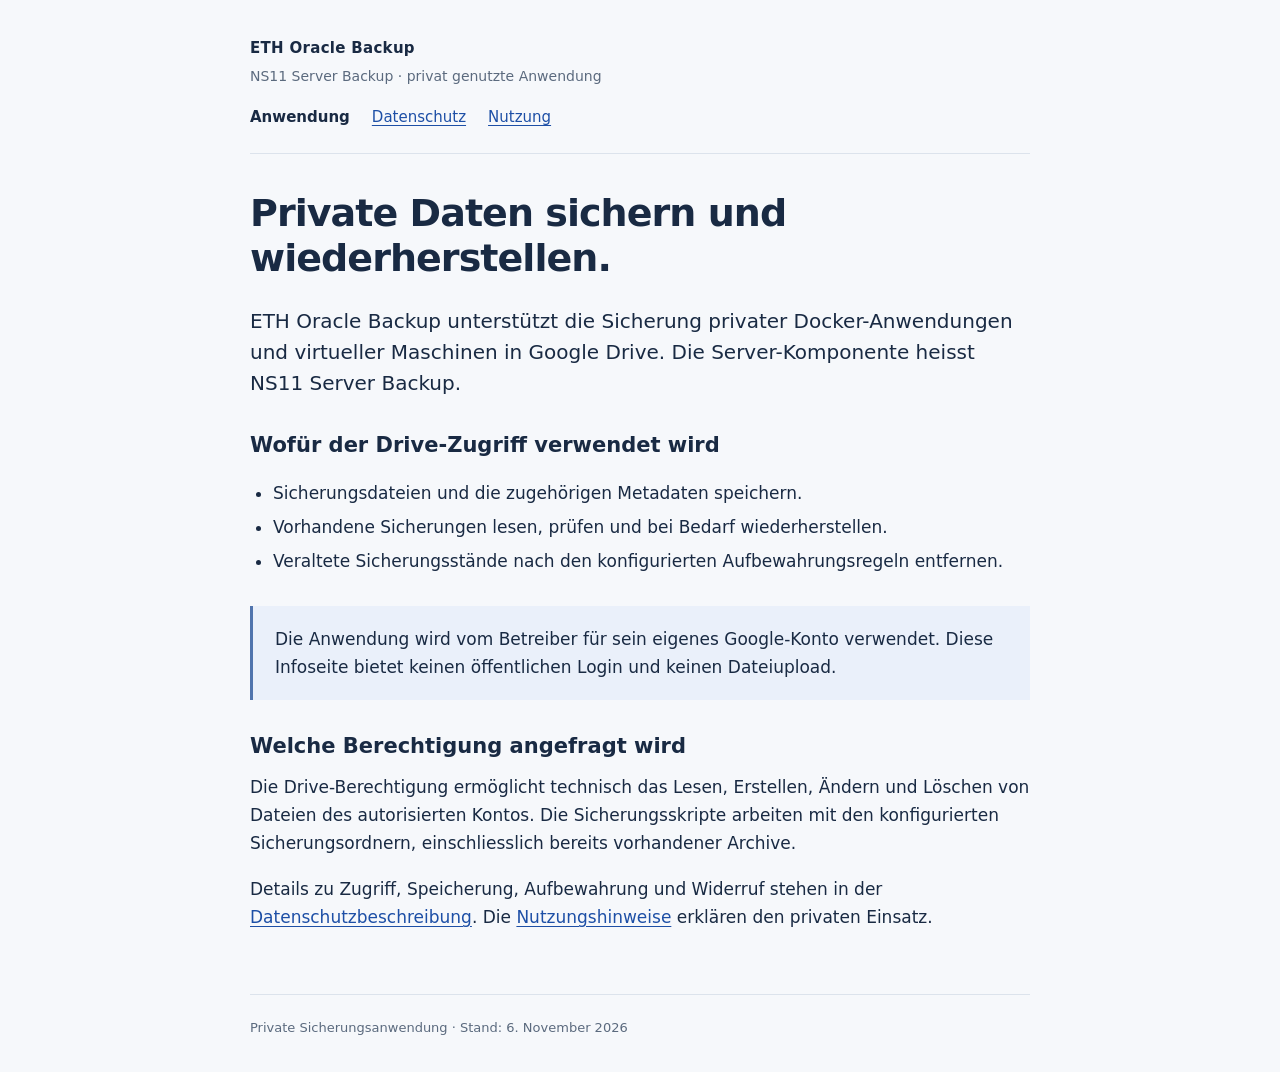
<file: index.html>
<!doctype html>
<html lang="de"><head><meta charset="utf-8"><meta name="viewport" content="width=device-width,initial-scale=1"><title>Anwendung | ETH Oracle Backup</title><meta name="description" content="Informationen zur privat genutzten NS11-Sicherungsanwendung und ihrem Google-Drive-Zugriff."><link rel="stylesheet" href="site.css"></head><body><header><div class="brand">ETH Oracle Backup</div><p class="sub">NS11 Server Backup · privat genutzte Anwendung</p><nav aria-label="Seitennavigation"><a href="index.html" aria-current="page">Anwendung</a><a href="datenschutz.html">Datenschutz</a><a href="nutzung.html">Nutzung</a></nav></header><main><h1>Private Daten sichern und wiederherstellen.</h1>
<p class="lead">ETH Oracle Backup unterstützt die Sicherung privater Docker-Anwendungen und virtueller Maschinen in Google Drive. Die Server-Komponente heisst NS11 Server Backup.</p>
<h2>Wofür der Drive-Zugriff verwendet wird</h2><ul><li>Sicherungsdateien und die zugehörigen Metadaten speichern.</li><li>Vorhandene Sicherungen lesen, prüfen und bei Bedarf wiederherstellen.</li><li>Veraltete Sicherungsstände nach den konfigurierten Aufbewahrungsregeln entfernen.</li></ul>
<div class="note"><p>Die Anwendung wird vom Betreiber für sein eigenes Google-Konto verwendet. Diese Infoseite bietet keinen öffentlichen Login und keinen Dateiupload.</p></div>
<h2>Welche Berechtigung angefragt wird</h2><p>Die Drive-Berechtigung ermöglicht technisch das Lesen, Erstellen, Ändern und Löschen von Dateien des autorisierten Kontos. Die Sicherungsskripte arbeiten mit den konfigurierten Sicherungsordnern, einschliesslich bereits vorhandener Archive.</p>
<p>Details zu Zugriff, Speicherung, Aufbewahrung und Widerruf stehen in der <a href="datenschutz.html">Datenschutzbeschreibung</a>. Die <a href="nutzung.html">Nutzungshinweise</a> erklären den privaten Einsatz.</p></main><footer><p>Private Sicherungsanwendung · Stand: 6. November 2026</p></footer></body></html>
</file>
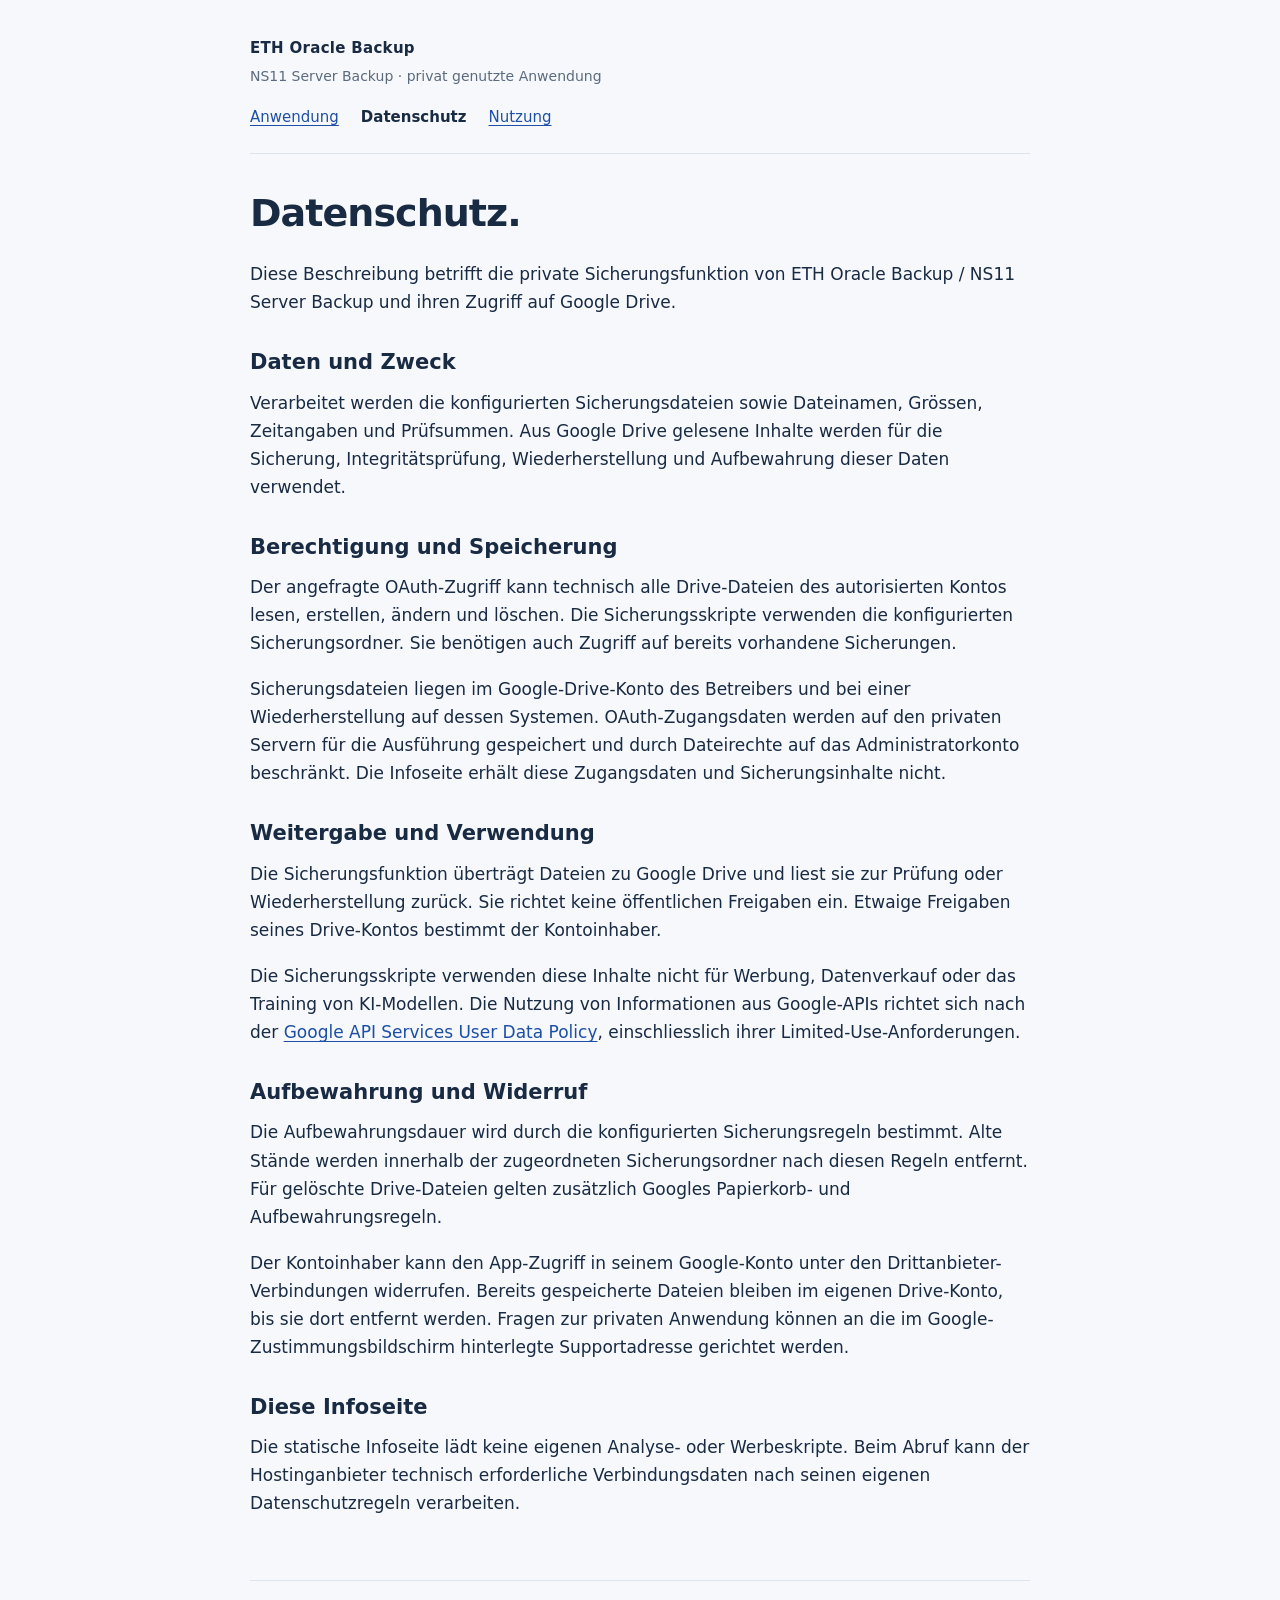
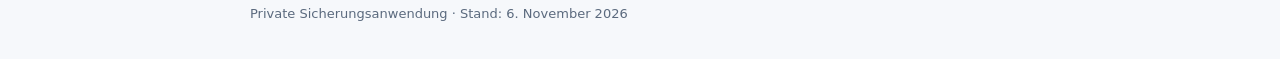
<file: datenschutz.html>
<!doctype html>
<html lang="de"><head><meta charset="utf-8"><meta name="viewport" content="width=device-width,initial-scale=1"><title>Datenschutz | ETH Oracle Backup</title><meta name="description" content="Informationen zur privat genutzten NS11-Sicherungsanwendung und ihrem Google-Drive-Zugriff."><link rel="stylesheet" href="site.css"></head><body><header><div class="brand">ETH Oracle Backup</div><p class="sub">NS11 Server Backup · privat genutzte Anwendung</p><nav aria-label="Seitennavigation"><a href="index.html">Anwendung</a><a href="datenschutz.html" aria-current="page">Datenschutz</a><a href="nutzung.html">Nutzung</a></nav></header><main><h1>Datenschutz.</h1>
<p>Diese Beschreibung betrifft die private Sicherungsfunktion von ETH Oracle Backup / NS11 Server Backup und ihren Zugriff auf Google Drive.</p>
<h2>Daten und Zweck</h2><p>Verarbeitet werden die konfigurierten Sicherungsdateien sowie Dateinamen, Grössen, Zeitangaben und Prüfsummen. Aus Google Drive gelesene Inhalte werden für die Sicherung, Integritätsprüfung, Wiederherstellung und Aufbewahrung dieser Daten verwendet.</p>
<h2>Berechtigung und Speicherung</h2><p>Der angefragte OAuth-Zugriff kann technisch alle Drive-Dateien des autorisierten Kontos lesen, erstellen, ändern und löschen. Die Sicherungsskripte verwenden die konfigurierten Sicherungsordner. Sie benötigen auch Zugriff auf bereits vorhandene Sicherungen.</p><p>Sicherungsdateien liegen im Google-Drive-Konto des Betreibers und bei einer Wiederherstellung auf dessen Systemen. OAuth-Zugangsdaten werden auf den privaten Servern für die Ausführung gespeichert und durch Dateirechte auf das Administratorkonto beschränkt. Die Infoseite erhält diese Zugangsdaten und Sicherungsinhalte nicht.</p>
<h2>Weitergabe und Verwendung</h2><p>Die Sicherungsfunktion überträgt Dateien zu Google Drive und liest sie zur Prüfung oder Wiederherstellung zurück. Sie richtet keine öffentlichen Freigaben ein. Etwaige Freigaben seines Drive-Kontos bestimmt der Kontoinhaber.</p><p>Die Sicherungsskripte verwenden diese Inhalte nicht für Werbung, Datenverkauf oder das Training von KI-Modellen. Die Nutzung von Informationen aus Google-APIs richtet sich nach der <a href="https://developers.google.com/terms/api-services-user-data-policy">Google API Services User Data Policy</a>, einschliesslich ihrer Limited-Use-Anforderungen.</p>
<h2>Aufbewahrung und Widerruf</h2><p>Die Aufbewahrungsdauer wird durch die konfigurierten Sicherungsregeln bestimmt. Alte Stände werden innerhalb der zugeordneten Sicherungsordner nach diesen Regeln entfernt. Für gelöschte Drive-Dateien gelten zusätzlich Googles Papierkorb- und Aufbewahrungsregeln.</p><p>Der Kontoinhaber kann den App-Zugriff in seinem Google-Konto unter den Drittanbieter-Verbindungen widerrufen. Bereits gespeicherte Dateien bleiben im eigenen Drive-Konto, bis sie dort entfernt werden. Fragen zur privaten Anwendung können an die im Google-Zustimmungsbildschirm hinterlegte Supportadresse gerichtet werden.</p>
<h2>Diese Infoseite</h2><p>Die statische Infoseite lädt keine eigenen Analyse- oder Werbeskripte. Beim Abruf kann der Hostinganbieter technisch erforderliche Verbindungsdaten nach seinen eigenen Datenschutzregeln verarbeiten.</p></main><footer><p>Private Sicherungsanwendung · Stand: 6. November 2026</p></footer></body></html>
</file>
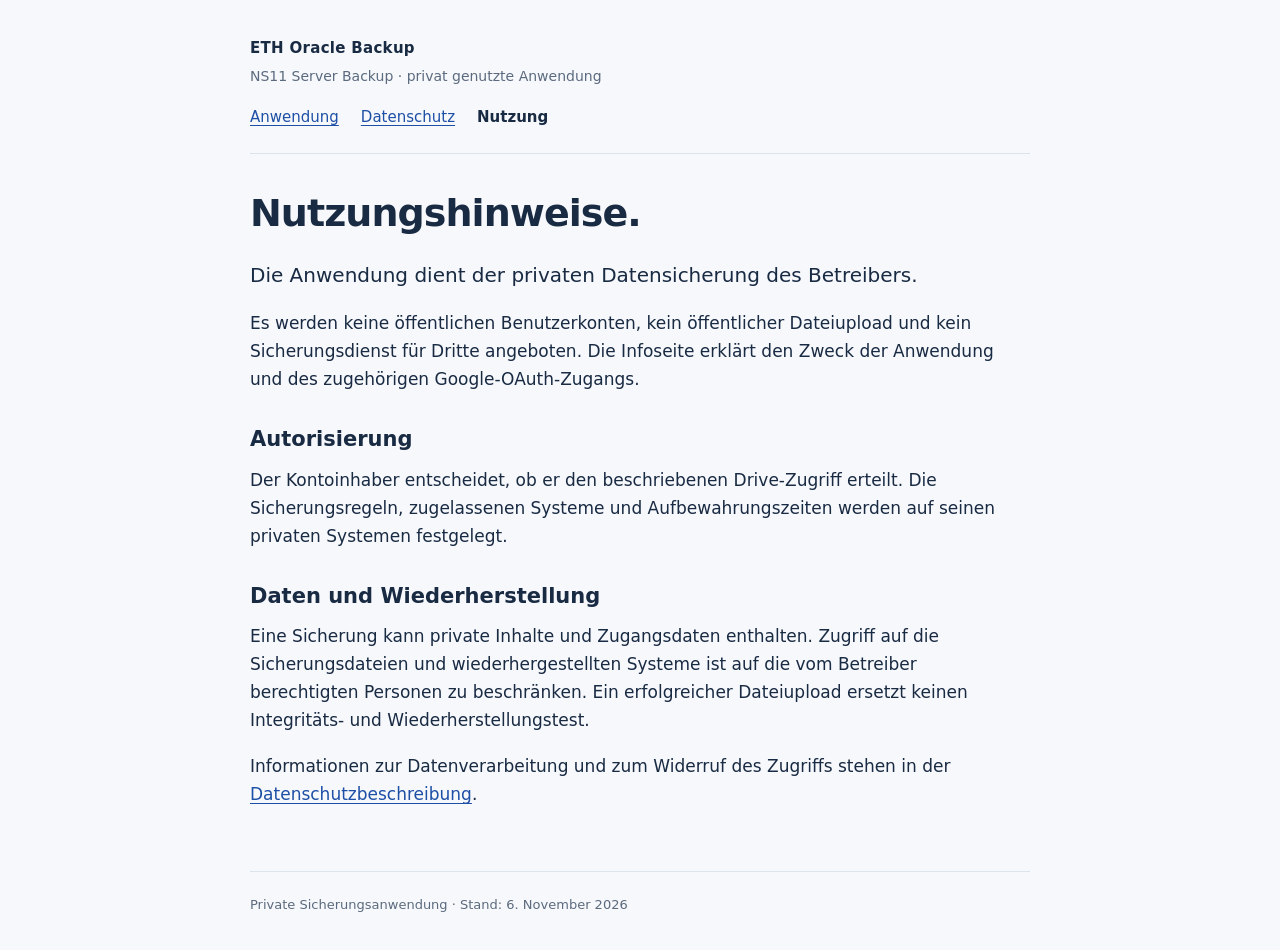
<file: nutzung.html>
<!doctype html>
<html lang="de"><head><meta charset="utf-8"><meta name="viewport" content="width=device-width,initial-scale=1"><title>Nutzung | ETH Oracle Backup</title><meta name="description" content="Informationen zur privat genutzten NS11-Sicherungsanwendung und ihrem Google-Drive-Zugriff."><link rel="stylesheet" href="site.css"></head><body><header><div class="brand">ETH Oracle Backup</div><p class="sub">NS11 Server Backup · privat genutzte Anwendung</p><nav aria-label="Seitennavigation"><a href="index.html">Anwendung</a><a href="datenschutz.html">Datenschutz</a><a href="nutzung.html" aria-current="page">Nutzung</a></nav></header><main><h1>Nutzungshinweise.</h1>
<p class="lead">Die Anwendung dient der privaten Datensicherung des Betreibers.</p><p>Es werden keine öffentlichen Benutzerkonten, kein öffentlicher Dateiupload und kein Sicherungsdienst für Dritte angeboten. Die Infoseite erklärt den Zweck der Anwendung und des zugehörigen Google-OAuth-Zugangs.</p><h2>Autorisierung</h2><p>Der Kontoinhaber entscheidet, ob er den beschriebenen Drive-Zugriff erteilt. Die Sicherungsregeln, zugelassenen Systeme und Aufbewahrungszeiten werden auf seinen privaten Systemen festgelegt.</p><h2>Daten und Wiederherstellung</h2><p>Eine Sicherung kann private Inhalte und Zugangsdaten enthalten. Zugriff auf die Sicherungsdateien und wiederhergestellten Systeme ist auf die vom Betreiber berechtigten Personen zu beschränken. Ein erfolgreicher Dateiupload ersetzt keinen Integritäts- und Wiederherstellungstest.</p><p>Informationen zur Datenverarbeitung und zum Widerruf des Zugriffs stehen in der <a href="datenschutz.html">Datenschutzbeschreibung</a>.</p></main><footer><p>Private Sicherungsanwendung · Stand: 6. November 2026</p></footer></body></html>
</file>
<file: site.css>
*{box-sizing:border-box}html{color-scheme:light}body{margin:0;background:#f6f8fb;color:#192a43;font:17px/1.65 system-ui,-apple-system,Segoe UI,sans-serif}a{color:#1d4fa6;text-underline-offset:3px}a:focus-visible{outline:3px solid #b1cbff;outline-offset:4px}header,main,footer{width:min(100% - 40px,780px);margin:auto}header{padding:36px 0 23px;border-bottom:1px solid #dce3ec}.brand{font-size:15px;font-weight:700;letter-spacing:.02em}.sub{margin:4px 0 17px;color:#5b6a7e;font-size:14px}nav{display:flex;gap:22px;flex-wrap:wrap;font-size:15px}nav a[aria-current=page]{font-weight:700;color:#192a43;text-decoration:none}main{padding:37px 0 45px}h1{font-size:clamp(28px,5vw,38px);line-height:1.2;letter-spacing:-.025em;margin:0 0 24px}h2{font-size:21px;line-height:1.35;margin:32px 0 12px}p{margin:0 0 18px}ul{padding-left:23px}li{padding:3px 0}.lead{font-size:20px;line-height:1.55}.note{padding:19px 22px;background:#eaf0fa;border-left:3px solid #5074ad;margin:28px 0}.note p:last-child{margin-bottom:0}footer{padding:22px 0 34px;border-top:1px solid #dce3ec;color:#5b6a7e;font-size:13px}footer p{margin:0}main a{overflow-wrap:anywhere}@media(max-width:520px){header{padding-top:24px}main{padding-top:28px}.lead{font-size:18px}nav{gap:16px}.note{padding:16px}}
</file>
